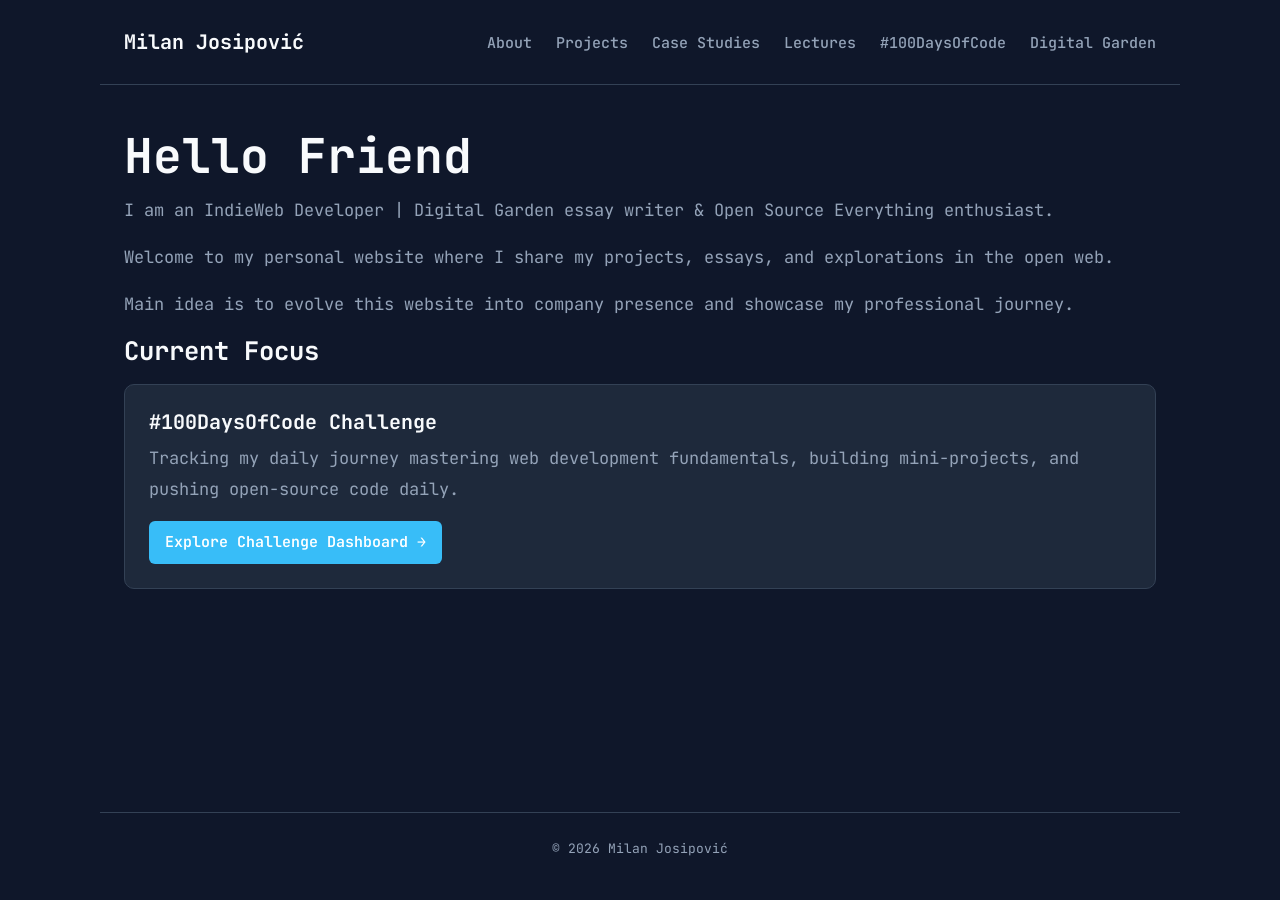
<file: index.html>
<!doctype html>
<html lang="en">
  <head>
    <meta charset="UTF-8" />
    <meta name="viewport" content="width=device-width, initial-scale=1.0" />
    <title>
      Milan Josipović — Independent Web Developer & Digital Consultant
    </title>
    <meta
      name="description"
      content="Personal website, consultancy portfolio, and digital garden of Milan Josipović. HTML-first, open standards, and Web development."
    />
    <link rel="canonical" href="https://milanjosipovic.rs/" />

    <!-- IndieAuth / Rel-Me Verification -->
    <link rel="me" href="https://github.com/milanjosipovic" />

    <!-- CSS -->
    <link rel="stylesheet" href="/assets/css/style.css" />
  </head>
  <body>
    <!-- Header Navigation -->
    <header class="site-header">
      <nav class="nav-container" aria-label="Main Navigation">
        <a href="/" class="site-title">Milan Josipović</a>
        <ul class="nav-links">
          <li><a href="/about/">About</a></li>
          <li><a href="/projects/">Projects</a></li>
          <li>
            <a href="/case-studies/index.html" class="active">Case Studies</a>
          </li>
          <li><a href="/lectures/index.html">Lectures</a></li>
          <li><a href="/challenge/index.html">#100DaysOfCode</a></li>
          <li><a href="/garden/index.html">Digital Garden</a></li>
        </ul>
      </nav>
    </header>

    <!-- Main Content Hub -->
    <main id="main-content" class="h-card">
      <section class="hero">
        <h1 class="p-name">
          Hello Friend
          <!-- <span class="p-given-name">Milan</span>. -->
        </h1>
        <p class="p-note">
          I am an IndieWeb Developer | Digital Garden essay writer & Open Source
          Everything enthusiast.
        </p>
        <p>
          Welcome to my personal website where I share my projects, essays, and
          explorations in the open web.
        </p>
        <p>
          Main idea is to evolve this website into company presence and showcase
          my professional journey.
        </p>
      </section>

      <!-- Current Focus / Challenge Teaser -->
      <section class="current-focus">
        <h2>Current Focus</h2>
        <div class="focus-card">
          <h3>#100DaysOfCode Challenge</h3>
          <p>
            Tracking my daily journey mastering web development fundamentals,
            building mini-projects, and pushing open-source code daily.
          </p>
          <a href="/challenge/index.html" class="btn"
            >Explore Challenge Dashboard &rarr;</a
          >
        </div>
      </section>
    </main>

    <!-- Site Footer -->
    <footer class="site-footer">
      <p>&copy; <time datetime="2026">2026</time> Milan Josipović</p>
    </footer>
  </body>
</html>
</file>
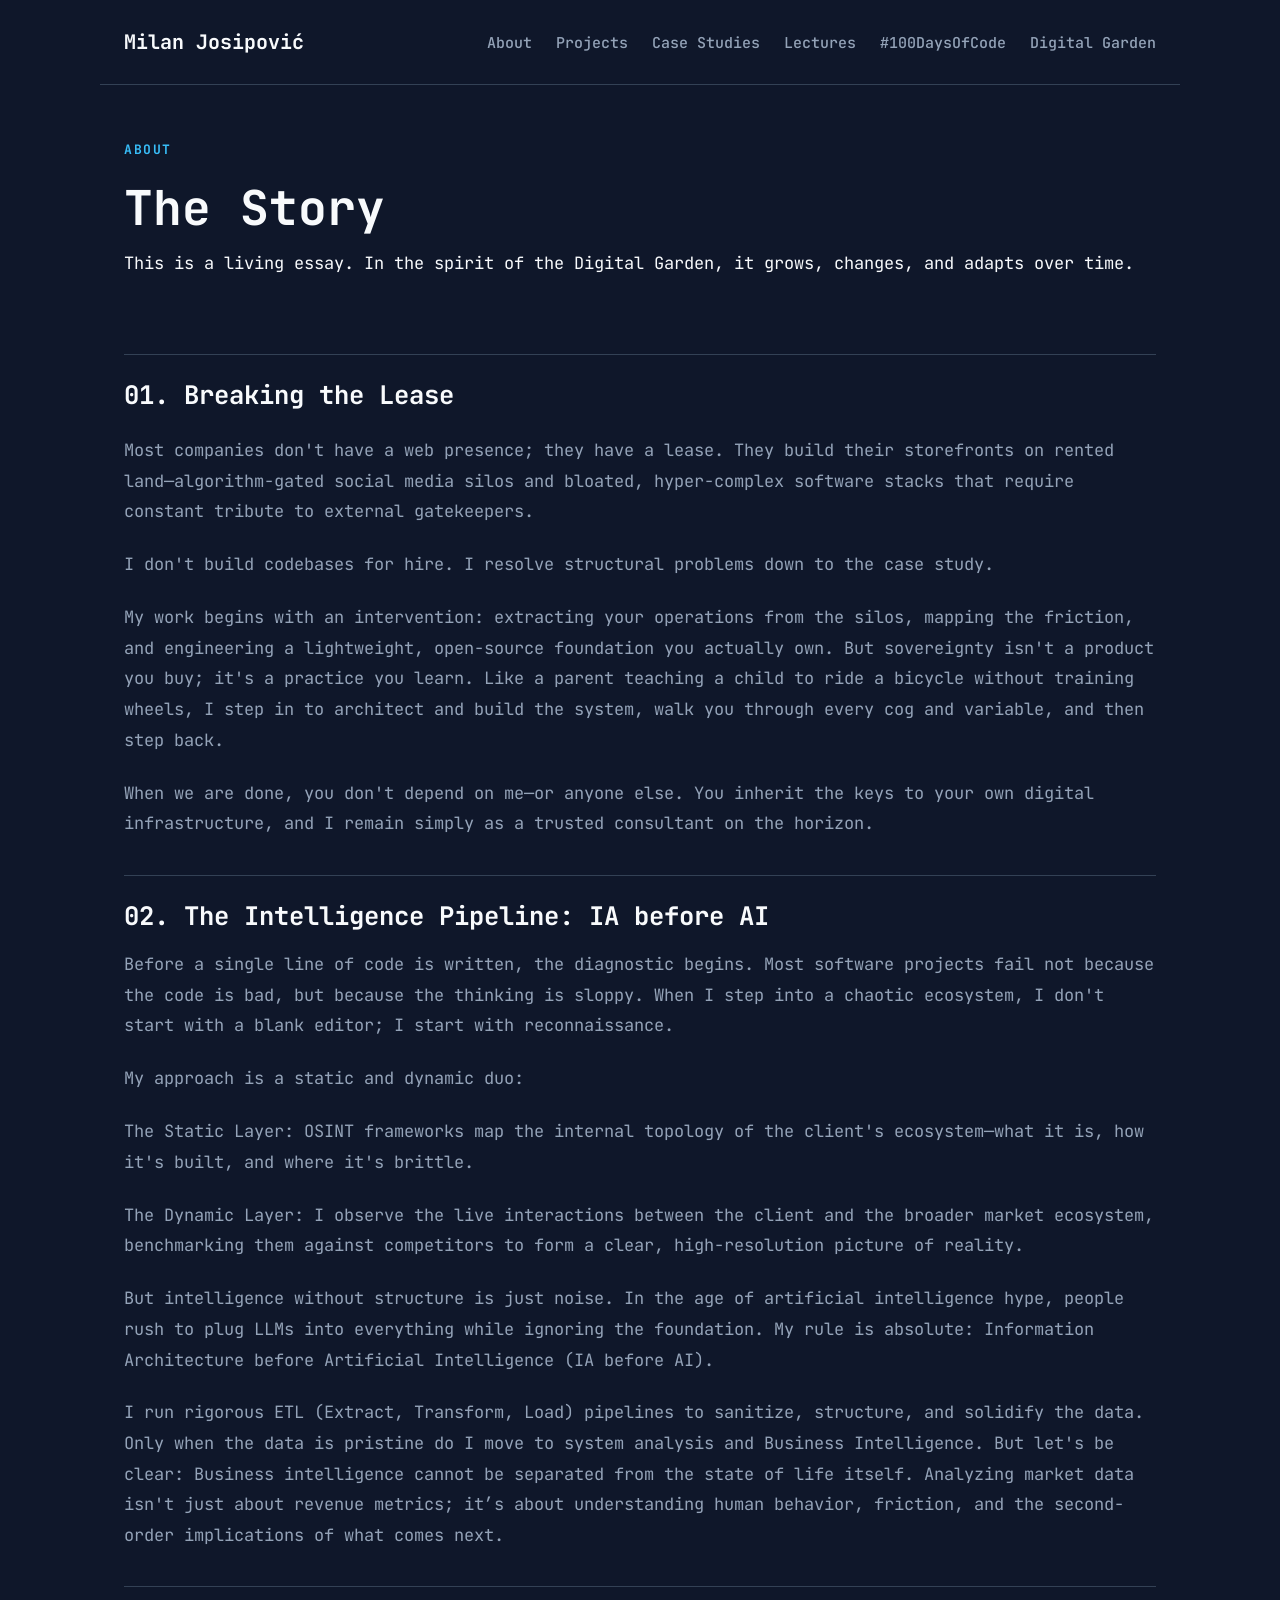
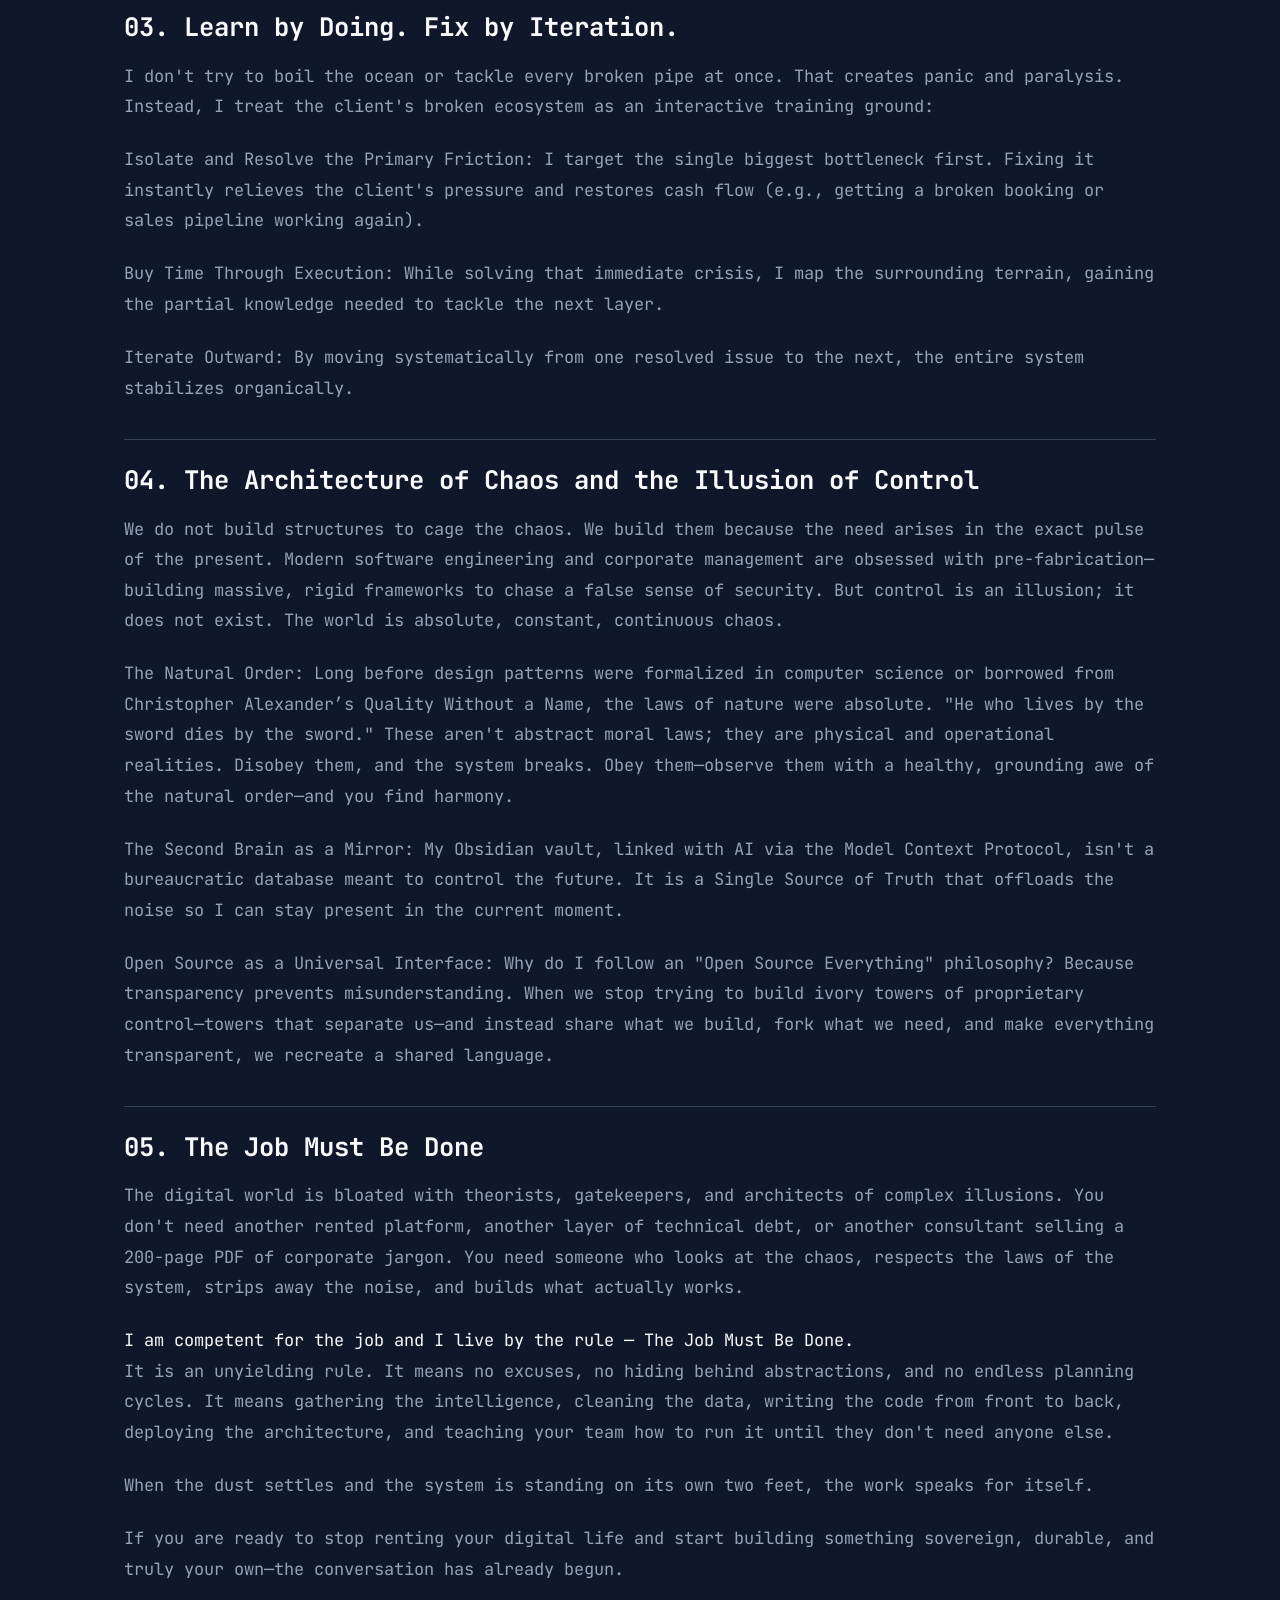
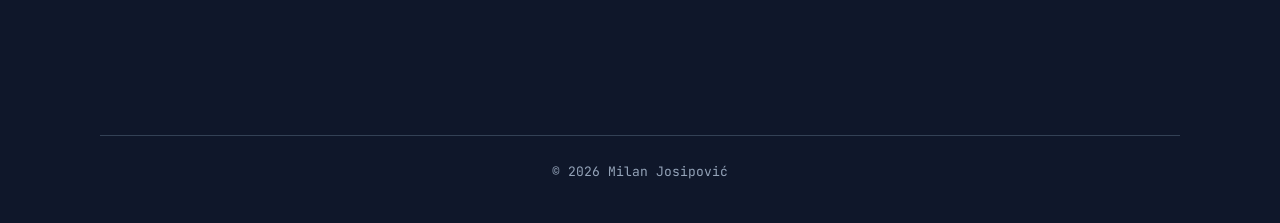
<file: about/index.html>
<!doctype html>
<html lang="en">
  <head>
    <meta charset="UTF-8" />
    <meta name="viewport" content="width=device-width, initial-scale=1.0" />
    <title>About | Milan Josipović</title>
    <meta
      name="description"
      content="About Milan Josipović: full-stack developer, digital architect, IndieWeb creator, open-source advocate, and lifelong learner."
    />
    <link rel="canonical" href="https://milanjosipovic.rs/about/" />
    <link rel="stylesheet" href="../assets/css/style.css" />
  </head>
  <body>
    <header class="site-header">
      <nav class="nav-container" aria-label="Main Navigation">
        <a href="/" class="site-title">Milan Josipović</a>
        <ul class="nav-links">
          <li><a href="/about/">About</a></li>
          <li><a href="/projects/">Projects</a></li>
          <li>
            <a href="/case-studies/index.html" class="active">Case Studies</a>
          </li>
          <li><a href="/lectures/index.html">Lectures</a></li>
          <li><a href="/challenge/index.html">#100DaysOfCode</a></li>
          <li><a href="/garden/index.html">Digital Garden</a></li>
        </ul>
      </nav>
    </header>

    <main id="main-content" class="page-shell">
      <article class="essay">
        <header class="about-hero">
          <p class="eyebrow">About</p>
          <h1>The Story</h1>
          <blockquote class="lead">
            This is a living essay. In the spirit of the Digital Garden, it
            grows, changes, and adapts over time.
          </blockquote>
        </header>

        <section class="essay-section">
          <h2>01. Breaking the Lease</h2>
          <p></p>
          <p>
            Most companies don't have a web presence; they have a lease. They
            build their storefronts on rented land—algorithm-gated social media
            silos and bloated, hyper-complex software stacks that require
            constant tribute to external gatekeepers.
          </p>
          <p>
            I don't build codebases for hire. I resolve structural problems down
            to the case study.
          </p>
          <p>
            My work begins with an intervention: extracting your operations from
            the silos, mapping the friction, and engineering a lightweight,
            open-source foundation you actually own. But sovereignty isn't a
            product you buy; it's a practice you learn. Like a parent teaching a
            child to ride a bicycle without training wheels, I step in to
            architect and build the system, walk you through every cog and
            variable, and then step back.
          </p>
          <p>
            When we are done, you don't depend on me—or anyone else. You inherit
            the keys to your own digital infrastructure, and I remain simply as
            a trusted consultant on the horizon.
          </p>
        </section>

        <section class="essay-section">
          <h2>02. The Intelligence Pipeline: IA before AI</h2>
          <p>
            Before a single line of code is written, the diagnostic begins. Most
            software projects fail not because the code is bad, but because the
            thinking is sloppy. When I step into a chaotic ecosystem, I don't
            start with a blank editor; I start with reconnaissance.
          </p>
          <p>My approach is a static and dynamic duo:</p>
          <p>
            The Static Layer: OSINT frameworks map the internal topology of the
            client's ecosystem—what it is, how it's built, and where it's
            brittle.
          </p>
          <p>
            The Dynamic Layer: I observe the live interactions between the
            client and the broader market ecosystem, benchmarking them against
            competitors to form a clear, high-resolution picture of reality.
          </p>
          <p>
            But intelligence without structure is just noise. In the age of
            artificial intelligence hype, people rush to plug LLMs into
            everything while ignoring the foundation. My rule is absolute:
            Information Architecture before Artificial Intelligence (IA before
            AI).
          </p>
          <p>
            I run rigorous ETL (Extract, Transform, Load) pipelines to sanitize,
            structure, and solidify the data. Only when the data is pristine do
            I move to system analysis and Business Intelligence. But let's be
            clear: Business intelligence cannot be separated from the state of
            life itself. Analyzing market data isn't just about revenue metrics;
            it’s about understanding human behavior, friction, and the
            second-order implications of what comes next.
          </p>
        </section>

        <section class="essay-section">
          <h2>03. Learn by Doing. Fix by Iteration.</h2>
          <p>
            I don't try to boil the ocean or tackle every broken pipe at once.
            That creates panic and paralysis. Instead, I treat the client's
            broken ecosystem as an interactive training ground:
          </p>
          <p>
            Isolate and Resolve the Primary Friction: I target the single
            biggest bottleneck first. Fixing it instantly relieves the client's
            pressure and restores cash flow (e.g., getting a broken booking or
            sales pipeline working again).
          </p>
          <p>
            Buy Time Through Execution: While solving that immediate crisis, I
            map the surrounding terrain, gaining the partial knowledge needed to
            tackle the next layer.
          </p>
          <p>
            Iterate Outward: By moving systematically from one resolved issue to
            the next, the entire system stabilizes organically.
          </p>
        </section>

        <section class="essay-section">
          <h2>04. The Architecture of Chaos and the Illusion of Control</h2>
          <p>
            We do not build structures to cage the chaos. We build them because
            the need arises in the exact pulse of the present. Modern software
            engineering and corporate management are obsessed with
            pre-fabrication—building massive, rigid frameworks to chase a false
            sense of security. But control is an illusion; it does not exist.
            The world is absolute, constant, continuous chaos.
          </p>
          <p>
            The Natural Order: Long before design patterns were formalized in
            computer science or borrowed from Christopher Alexander’s Quality
            Without a Name, the laws of nature were absolute. "He who lives by
            the sword dies by the sword." These aren't abstract moral laws; they
            are physical and operational realities. Disobey them, and the system
            breaks. Obey them—observe them with a healthy, grounding awe of the
            natural order—and you find harmony.
          </p>
          <p>
            The Second Brain as a Mirror: My Obsidian vault, linked with AI via
            the Model Context Protocol, isn't a bureaucratic database meant to
            control the future. It is a Single Source of Truth that offloads the
            noise so I can stay present in the current moment.
          </p>
          <p>
            Open Source as a Universal Interface: Why do I follow an "Open
            Source Everything" philosophy? Because transparency prevents
            misunderstanding. When we stop trying to build ivory towers of
            proprietary control—towers that separate us—and instead share what
            we build, fork what we need, and make everything transparent, we
            recreate a shared language.
          </p>
        </section>

        <section class="essay-section">
          <h2>05. The Job Must Be Done</h2>
          <p>
            The digital world is bloated with theorists, gatekeepers, and
            architects of complex illusions. You don't need another rented
            platform, another layer of technical debt, or another consultant
            selling a 200-page PDF of corporate jargon. You need someone who
            looks at the chaos, respects the laws of the system, strips away the
            noise, and builds what actually works.
          </p>
          <blockquote class="lead">
            I am competent for the job and I live by the rule — The Job Must Be
            Done.
          </blockquote>
          <p>
            It is an unyielding rule. It means no excuses, no hiding behind
            abstractions, and no endless planning cycles. It means gathering the
            intelligence, cleaning the data, writing the code from front to
            back, deploying the architecture, and teaching your team how to run
            it until they don't need anyone else.
          </p>
          <p>
            When the dust settles and the system is standing on its own two
            feet, the work speaks for itself.
          </p>
          <p>
            If you are ready to stop renting your digital life and start
            building something sovereign, durable, and truly your own—the
            conversation has already begun.
          </p>
        </section>
      </article>
    </main>

    <footer class="site-footer">
      <p>&copy; <time datetime="2026">2026</time> Milan Josipović</p>
    </footer>
  </body>
</html>
</file>
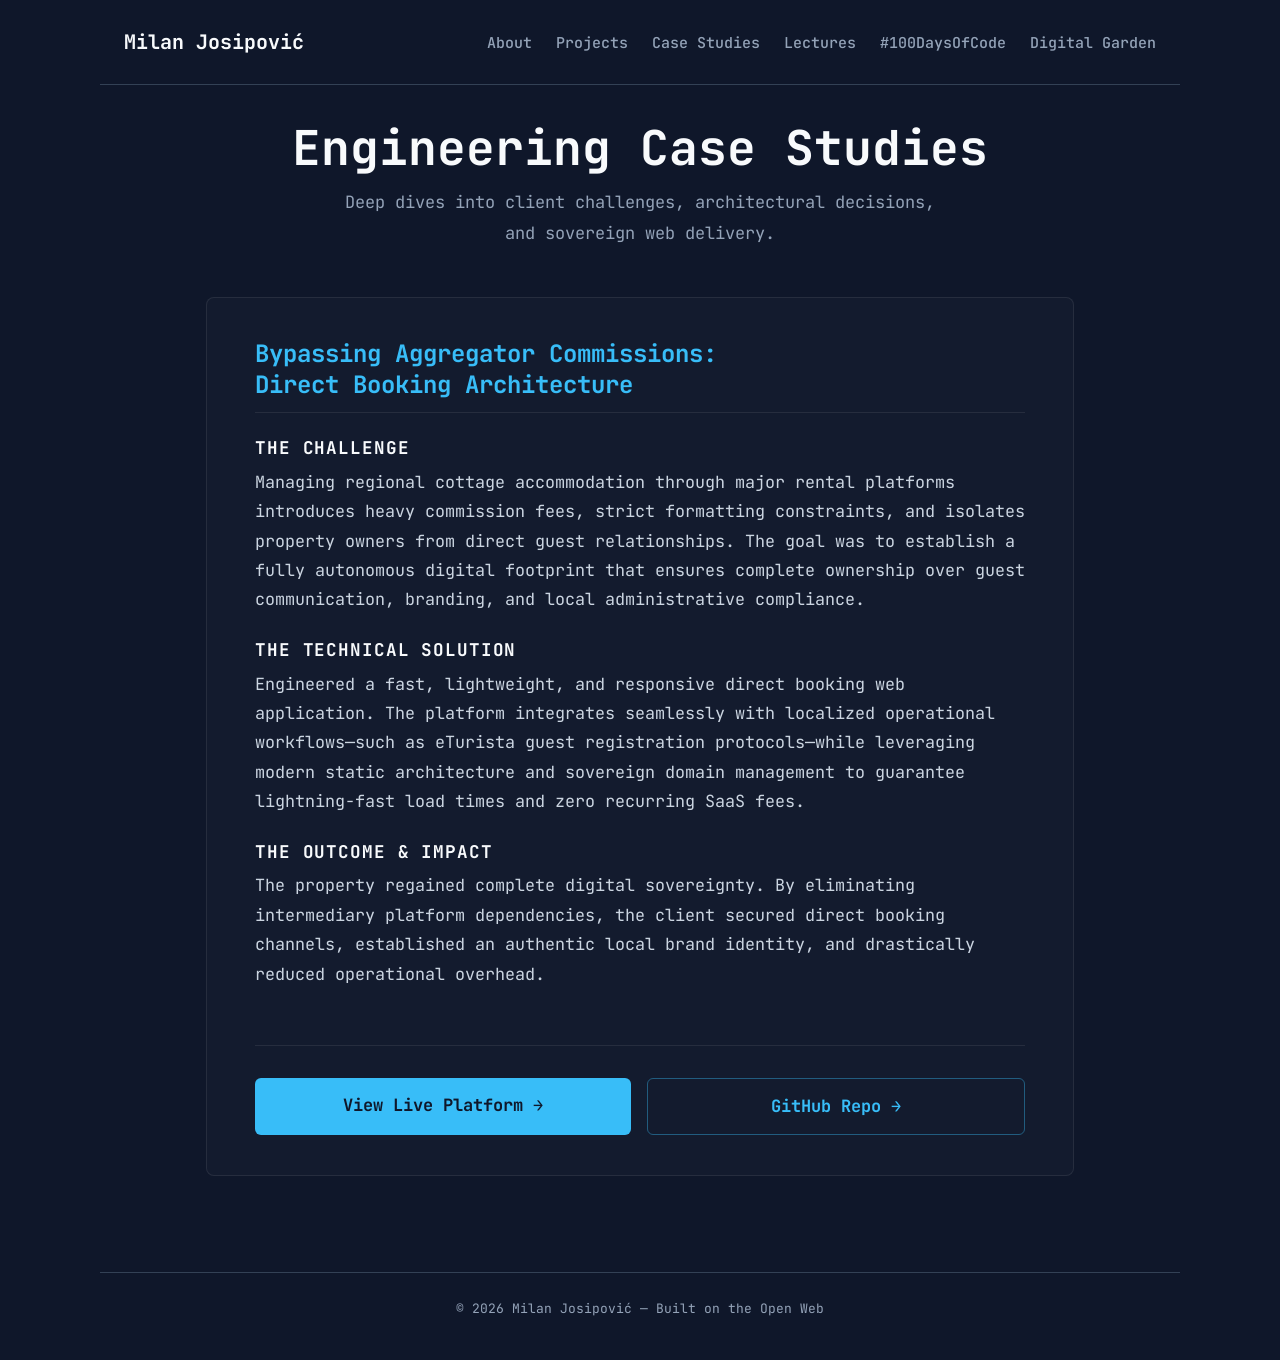
<file: case-studies/index.html>
<!doctype html>
<html lang="en">
  <head>
    <meta charset="UTF-8" />
    <meta name="viewport" content="width=device-width, initial-scale=1.0" />
    <title>Case Studies — Milan Josipović</title>
    <link rel="stylesheet" href="../assets/css/style.css" />
  </head>
  <body>
    <header class="site-header">
      <nav class="nav-container" aria-label="Main Navigation">
        <a href="/" class="site-title">Milan Josipović</a>
        <ul class="nav-links">
          <li><a href="/about/">About</a></li>
          <li><a href="/projects/index.html">Projects</a></li>
          <li>
            <a href="/case-studies/index.html" class="active">Case Studies</a>
          </li>
          <li><a href="/lectures/index.html">Lectures</a></li>
          <li><a href="/challenge/index.html">#100DaysOfCode</a></li>
          <li><a href="/garden/index.html">Digital Garden</a></li>
        </ul>
      </nav>
    </header>
    <main class="content-container projects-container">
      <h1>Engineering Case Studies</h1>
      <p class="subtitle">
        Deep dives into client challenges, architectural decisions, and
        sovereign web delivery.
      </p>

      <section class="roadmap-grid projects-grid single-column-grid">
        <!-- Case Study Card 1 -->
        <div class="roadmap-item case-study-card">
          <h3>
            Bypassing Aggregator Commissions: <br />
            Direct Booking Architecture
          </h3>

          <div class="case-study-section">
            <h4>The Challenge</h4>
            <p>
              Managing regional cottage accommodation through major rental
              platforms introduces heavy commission fees, strict formatting
              constraints, and isolates property owners from direct guest
              relationships. The goal was to establish a fully autonomous
              digital footprint that ensures complete ownership over guest
              communication, branding, and local administrative compliance.
            </p>
          </div>

          <div class="case-study-section">
            <h4>The Technical Solution</h4>
            <p>
              Engineered a fast, lightweight, and responsive direct booking web
              application. The platform integrates seamlessly with localized
              operational workflows—such as eTurista guest registration
              protocols—while leveraging modern static architecture and
              sovereign domain management to guarantee lightning-fast load times
              and zero recurring SaaS fees.
            </p>
          </div>

          <div class="case-study-section">
            <h4>The Outcome & Impact</h4>
            <p>
              The property regained complete digital sovereignty. By eliminating
              intermediary platform dependencies, the client secured direct
              booking channels, established an authentic local brand identity,
              and drastically reduced operational overhead.
            </p>
          </div>

          <div class="card-actions">
            <a
              href="https://konaktrenutakmira.rs/"
              target="_blank"
              class="btn-watch"
              >View Live Platform &rarr;</a
            >
            <a
              href="https://github.com/milanjosipovic/vikendica-sumska-oaza-v2"
              target="_blank"
              class="btn-watch btn-secondary"
              >GitHub Repo &rarr;</a
            >
          </div>
        </div>
      </section>
    </main>

    <footer class="site-footer">
      <p>&copy; 2026 Milan Josipović — Built on the Open Web</p>
    </footer>
  </body>
</html>
</file>
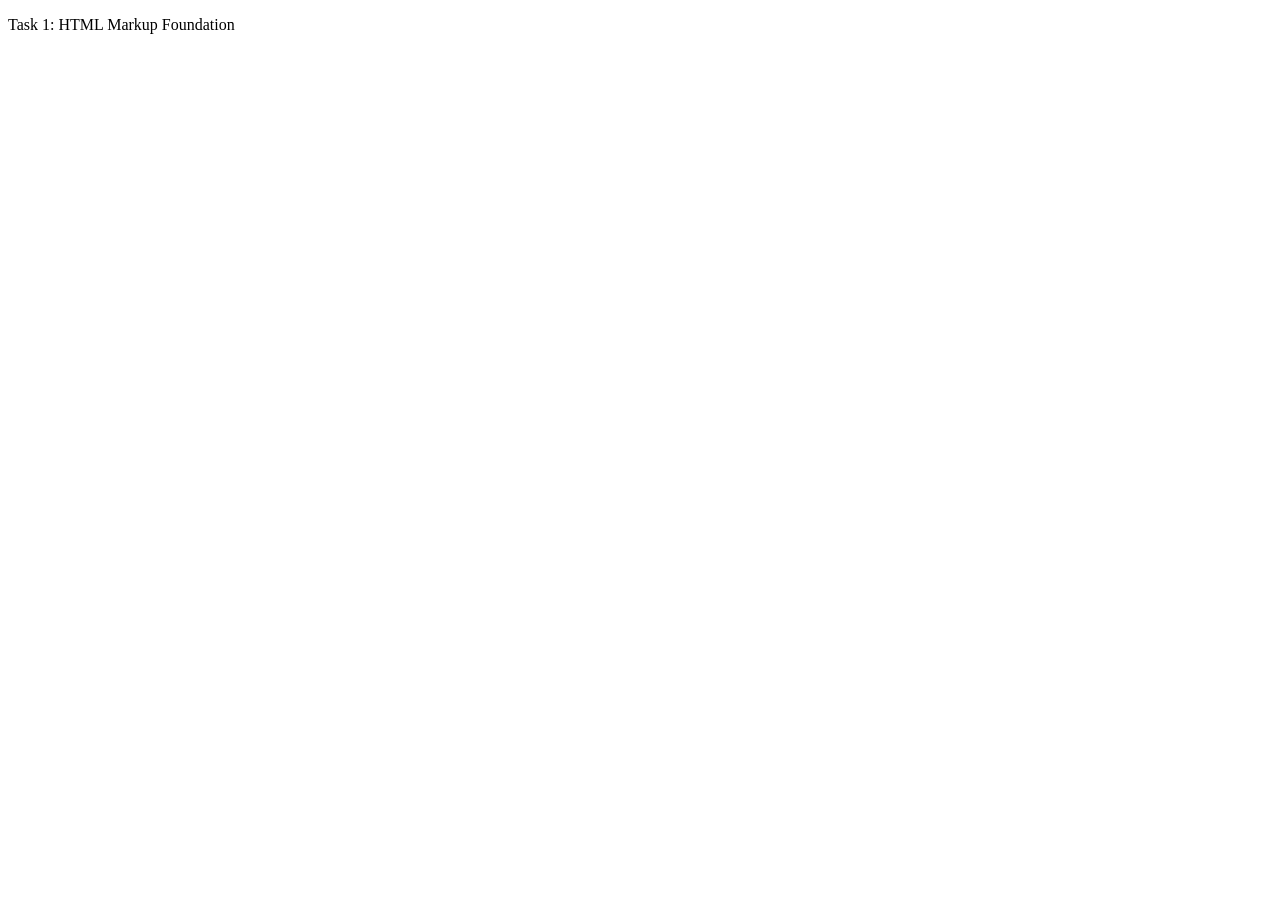
<file: day-01/index.html>
<!doctype html>
<html lang="en">
  <head>
    <meta charset="UTF-8" />
    <meta name="viewport" content="width=device-width, initial-scale=1.0" />
    <title>TEST</title>
  </head>
  <body>
    <p>Task 1: HTML Markup Foundation</p>
  </body>
</html>
</file>
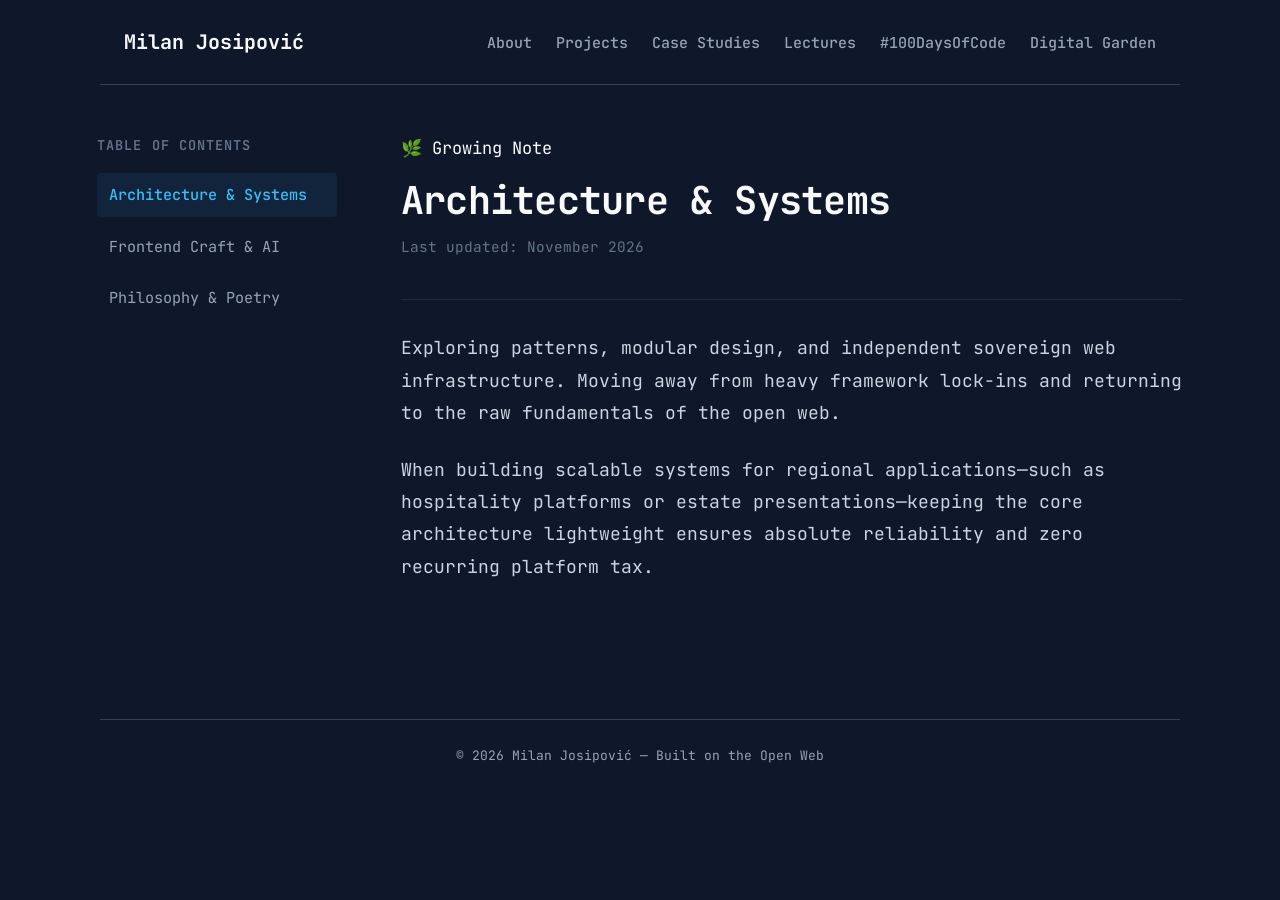
<file: garden/index.html>
<!doctype html>
<html lang="en">
  <head>
    <meta charset="UTF-8" />
    <meta name="viewport" content="width=device-width, initial-scale=1.0" />
    <title>Digital Garden — Milan Josipović</title>
    <link rel="stylesheet" href="/assets/css/style.css" />
  </head>
  <body>
    <header class="site-header">
      <nav class="nav-container" aria-label="Main Navigation">
        <a href="/" class="site-title">Milan Josipović</a>
        <ul class="nav-links">
          <li><a href="/about/">About</a></li>
          <li><a href="/projects/">Projects</a></li>
          <li>
            <a href="/case-studies/index.html" class="active">Case Studies</a>
          </li>
          <li><a href="/lectures/index.html">Lectures</a></li>
          <li><a href="/challenge/index.html">#100DaysOfCode</a></li>
          <li><a href="/garden/index.html">Digital Garden</a></li>
        </ul>
      </nav>
    </header>
    <!-- Essay Layout Container (2-Column: TOC + Reading Pane) -->
    <div class="essay-layout-container">
      <!-- Left Column: Table of Contents / Navigation Sidebar -->
      <aside class="essay-toc-sidebar">
        <span class="toc-title">Table of Contents</span>
        <ul class="toc-list">
          <li>
            <a
              href="#note-architecture"
              class="toc-link active"
              data-target="note-architecture"
              >Architecture &amp; Systems</a
            >
          </li>
          <li>
            <a
              href="#note-frontend"
              class="toc-link"
              data-target="note-frontend"
              >Frontend Craft &amp; AI</a
            >
          </li>
          <li>
            <a
              href="#note-philosophy"
              class="toc-link"
              data-target="note-philosophy"
              >Philosophy &amp; Poetry</a
            >
          </li>
        </ul>
      </aside>

      <!-- Center Column: Main Essay / Reading Pane -->
      <main class="essay-main-content">
        <!-- Note 1 -->
        <article id="note-architecture" class="essay-article active-essay">
          <header class="essay-header">
            <span class="status-badge growing">🌿 Growing Note</span>
            <h1>Architecture &amp; Systems</h1>
            <p class="essay-meta">Last updated: November 2026</p>
          </header>

          <div class="essay-body">
            <p>
              Exploring patterns, modular design, and independent sovereign web
              infrastructure. Moving away from heavy framework lock-ins and
              returning to the raw fundamentals of the open web.
            </p>
            <p>
              When building scalable systems for regional applications—such as
              hospitality platforms or estate presentations—keeping the core
              architecture lightweight ensures absolute reliability and zero
              recurring platform tax.
            </p>
          </div>
        </article>

        <!-- Note 2 -->
        <article id="note-frontend" class="essay-article">
          <header class="essay-header">
            <span class="status-badge seedling">🌱 Seedling Note</span>
            <h1>Frontend Craft &amp; Socratic AI</h1>
            <p class="essay-meta">Last updated: November 2026</p>
          </header>

          <div class="essay-body">
            <p>
              Semantic HTML5, pure CSS3 workflows, and context-aware tool usage.
              Using AI not as an autopilot, but as a Socratic sparring partner
              to sharpen logic and clean code architecture.
            </p>
          </div>
        </article>

        <!-- Note 3 -->
        <article id="note-philosophy" class="essay-article">
          <header class="essay-header">
            <span class="status-badge evergreen">🌲 Evergreen Note</span>
            <h1>Philosophy &amp; Poetry</h1>
            <p class="essay-meta">Last updated: October 2026</p>
          </header>

          <div class="essay-body">
            <p>
              Reflections on classical literature, rhythm in speech delivery,
              and the human side of technical craftsmanship. Drawing parallels
              between Christopher Alexander's architectural patterns and digital
              code organization.
            </p>
          </div>
        </article>
      </main>
    </div>

    <footer class="site-footer">
      <p>&copy; 2026 Milan Josipović — Built on the Open Web</p>
    </footer>

    <!-- Script to Handle TOC Navigation & Article Switching -->
    <script>
      document.querySelectorAll(".toc-link").forEach((link) => {
        link.addEventListener("click", (e) => {
          e.preventDefault();

          document
            .querySelectorAll(".toc-link")
            .forEach((l) => l.classList.remove("active"));
          document
            .querySelectorAll(".essay-article")
            .forEach((a) => a.classList.remove("active-essay"));

          link.classList.add("active");
          const targetId = link.getAttribute("data-target");
          document.getElementById(targetId).classList.add("active-essay");

          window.scrollTo({ top: 0, behavior: "smooth" });
        });
      });
    </script>
  </body>
</html>
</file>
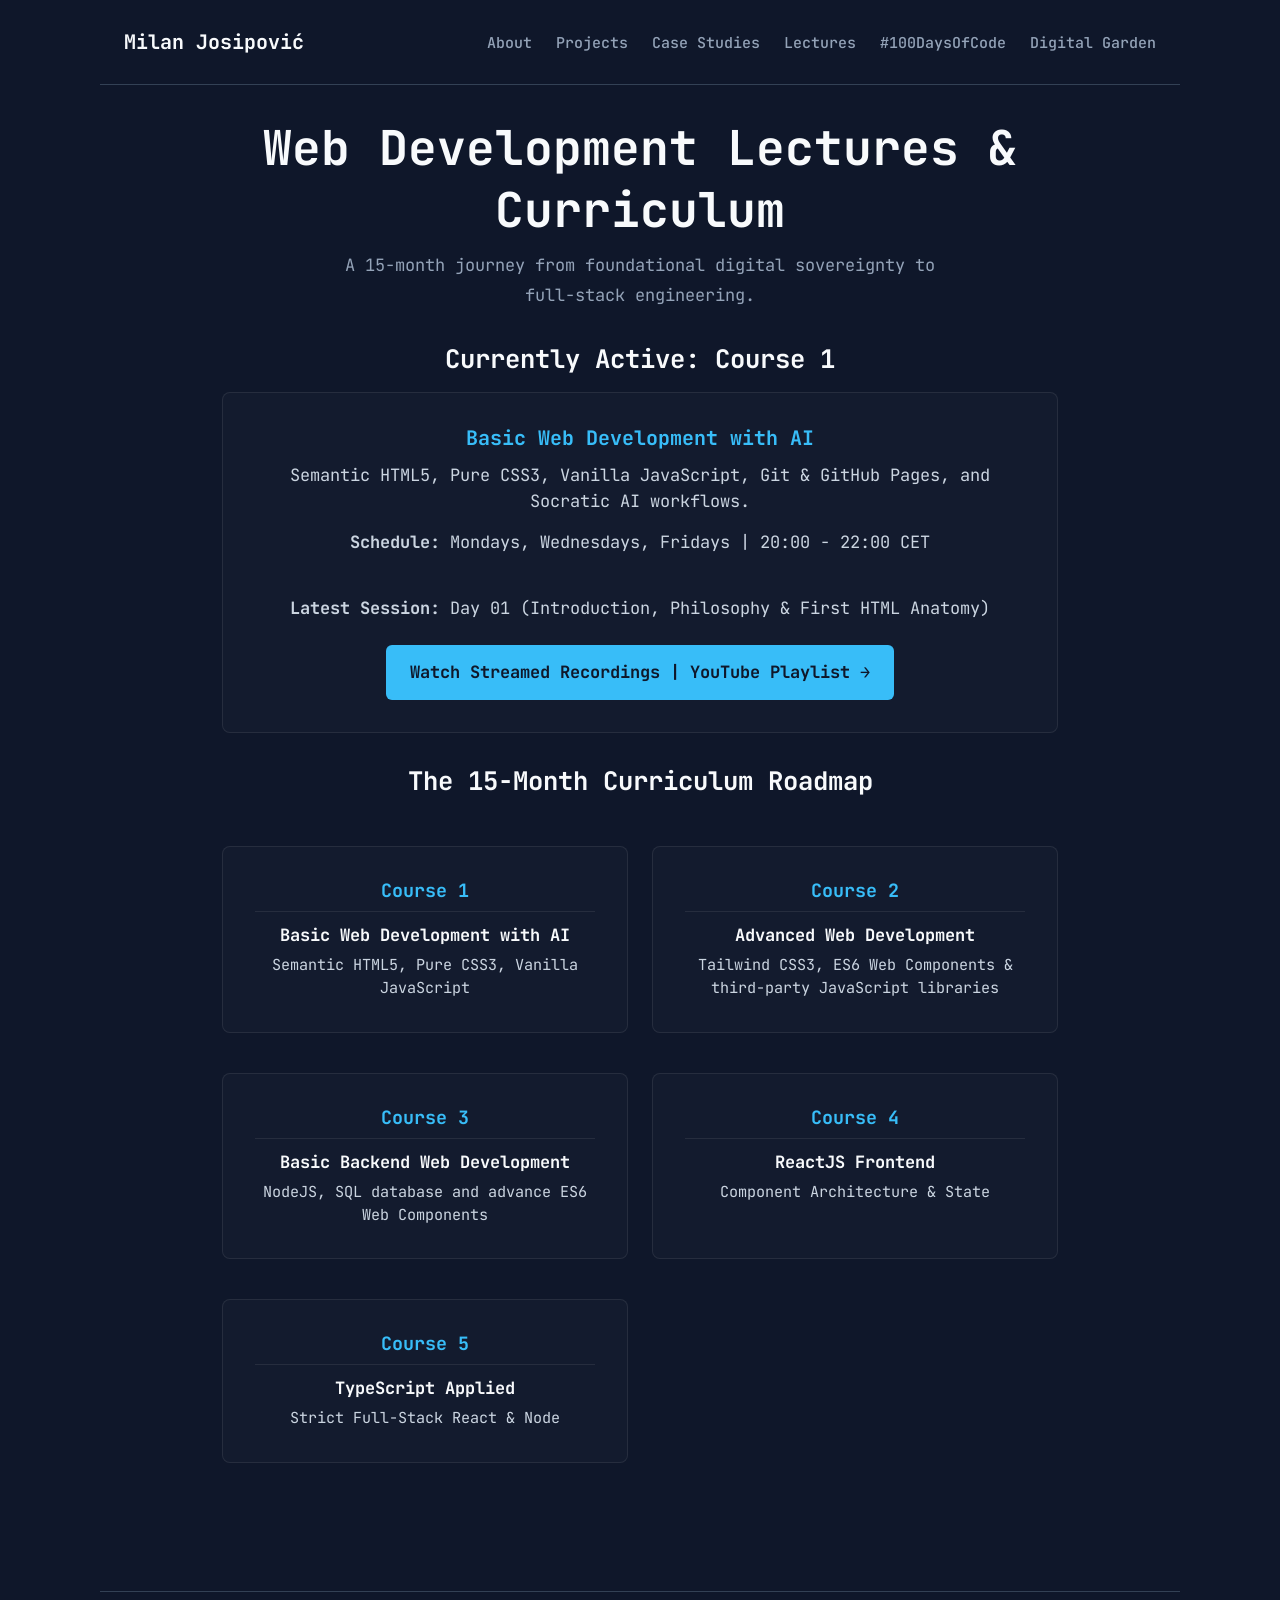
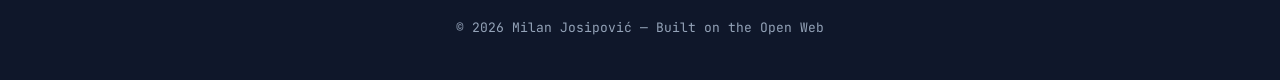
<file: lectures/index.html>
<!doctype html>
<html lang="en">
  <head>
    <meta charset="UTF-8" />
    <meta name="viewport" content="width=device-width, initial-scale=1.0" />
    <title>Lectures | Milan Josipović</title>
    <link rel="stylesheet" href="../assets/css/style.css" />
  </head>
  <body>
    <header class="site-header">
      <nav class="nav-container" aria-label="Main Navigation">
        <a href="/" class="site-title">Milan Josipović</a>
        <ul class="nav-links">
          <li><a href="/about/">About</a></li>
          <li><a href="/projects/">Projects</a></li>
          <li>
            <a href="/case-studies/index.html" class="active">Case Studies</a>
          </li>
          <li><a href="/lectures/index.html">Lectures</a></li>
          <li><a href="/challenge/index.html">#100DaysOfCode</a></li>
          <li><a href="/garden/index.html">Digital Garden</a></li>
        </ul>
      </nav>
    </header>
    <main class="content-container">
      <h1>Web Development Lectures & Curriculum</h1>
      <p class="subtitle">
        A 15-month journey from foundational digital sovereignty to full-stack
        engineering.
      </p>

      <!-- Current Live Course Section -->
      <section class="current-course">
        <h2>Currently Active: Course 1</h2>
        <article class="course-highlight-card">
          <h3>Basic Web Development with AI</h3>
          <p>
            Semantic HTML5, Pure CSS3, Vanilla JavaScript, Git & GitHub Pages,
            and Socratic AI workflows.
          </p>
          <p>
            <strong>Schedule:</strong> Mondays, Wednesdays, Fridays | 20:00 -
            22:00 CET
          </p>
          <div class="latest-lecture">
            <p>
              <strong>Latest Session:</strong> Day 01 (Introduction, Philosophy
              & First HTML Anatomy)
            </p>
            <a
              href="https://youtube.com/playlist?list=PLFG56vt6u1dY&si=n-TzBJ96n9ybwZAQ"
              target="_blank"
              class="btn-watch"
              >Watch Streamed Recordings | YouTube Playlist &rarr;</a
            >
          </div>
        </article>
      </section>

      <!-- Full Curriculum Roadmap -->
      <section class="curriculum-roadmap">
        <h2>The 15-Month Curriculum Roadmap</h2>

        <div class="roadmap-grid">
          <div class="roadmap-item">
            <h3>Course 1</h3>
            <h4><strong>Basic Web Development with AI</strong></h4>
            <p>Semantic HTML5, Pure CSS3, Vanilla JavaScript</p>
          </div>
          <div class="roadmap-item">
            <h3>Course 2</h3>
            <h4>
              <strong>Advanced Web Development</strong>
            </h4>
            <p>
              Tailwind CSS3, ES6 Web Components & third-party JavaScript
              libraries
            </p>
          </div>
          <div class="roadmap-item">
            <h3>Course 3</h3>
            <h4><strong>Basic Backend Web Development</strong></h4>
            <p>NodeJS, SQL database and advance ES6 Web Components</p>
          </div>
          <div class="roadmap-item">
            <h3>Course 4</h3>
            <h4><strong>ReactJS Frontend</strong></h4>
            <p>Component Architecture & State</p>
          </div>
          <div class="roadmap-item">
            <h3>Course 5</h3>
            <h4><strong>TypeScript Applied</strong></h4>
            <p>Strict Full-Stack React & Node</p>
          </div>
        </div>
      </section>
    </main>

    <footer class="site-footer">
      <p>&copy; 2026 Milan Josipović — Built on the Open Web</p>
    </footer>
  </body>
</html>
</file>
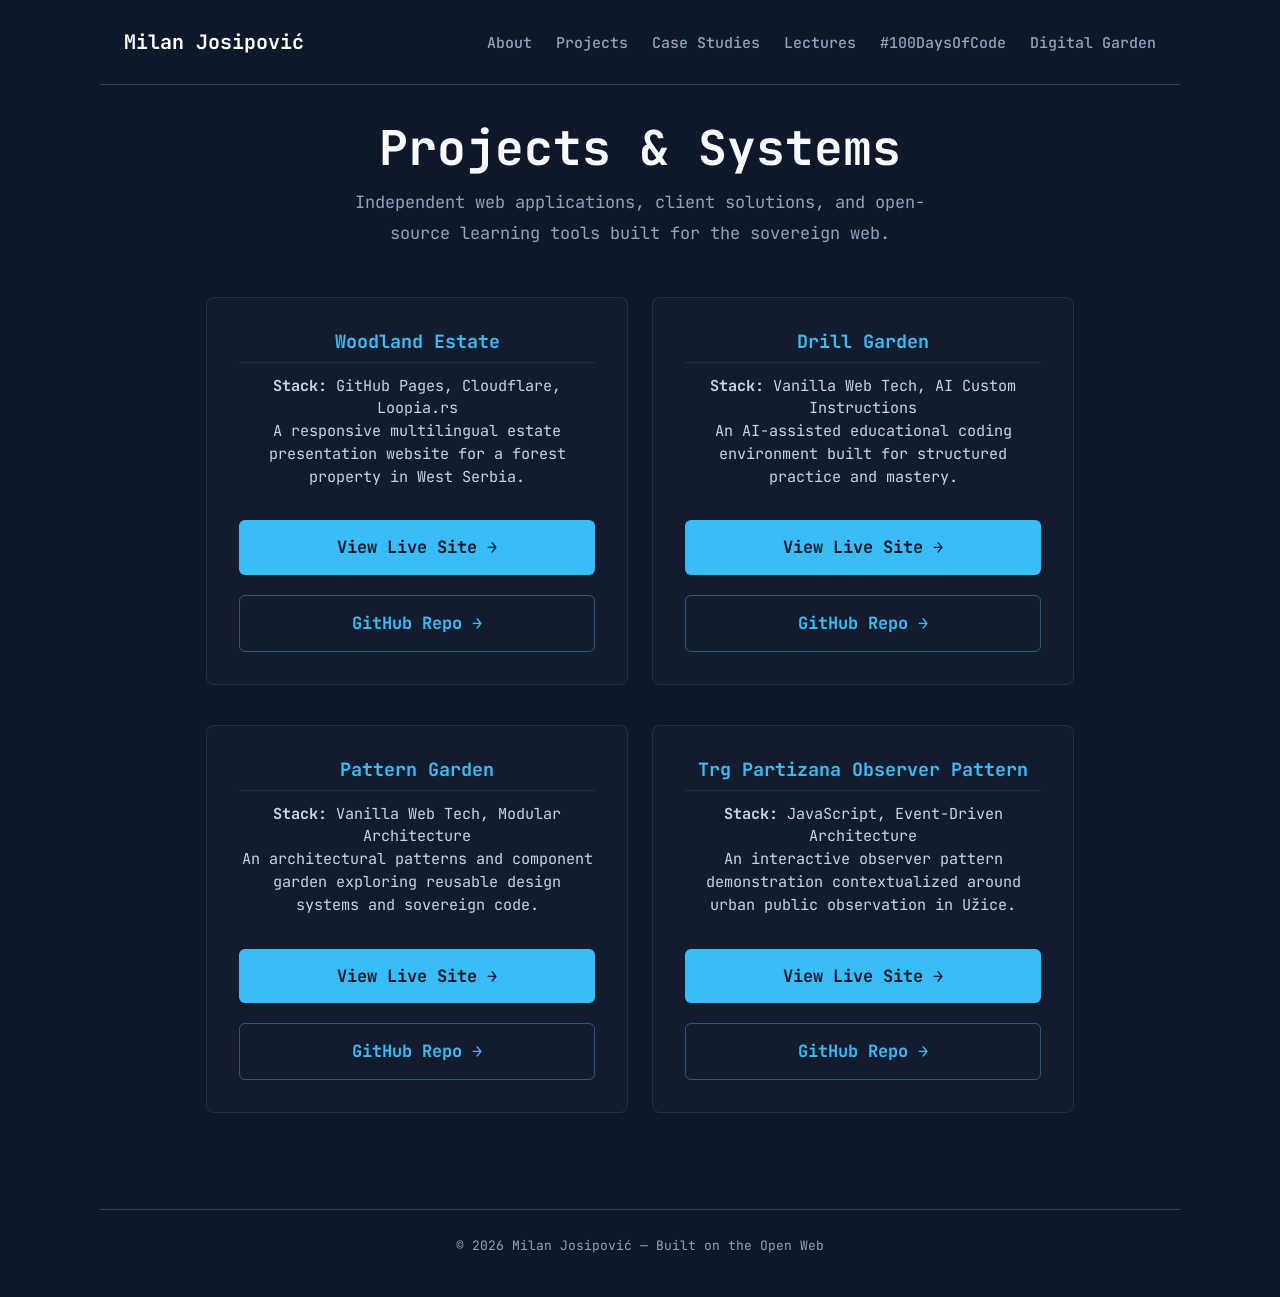
<file: projects/index.html>
<!doctype html>
<html lang="en">
  <head>
    <meta charset="UTF-8" />
    <meta name="viewport" content="width=device-width, initial-scale=1.0" />
    <title>Projects — Milan Josipović</title>
    <link rel="stylesheet" href="/assets/css/style.css" />
  </head>
  <body>
    <header class="site-header">
      <nav class="nav-container" aria-label="Main Navigation">
        <a href="/" class="site-title">Milan Josipović</a>
        <ul class="nav-links">
          <li><a href="/about/">About</a></li>
          <li><a href="/projects/index.html">Projects</a></li>
          <li>
            <a href="/case-studies/index.html" class="active">Case Studies</a>
          </li>
          <li><a href="/lectures/index.html">Lectures</a></li>
          <li><a href="/challenge/index.html">#100DaysOfCode</a></li>
          <li><a href="/garden/index.html">Digital Garden</a></li>
        </ul>
      </nav>
    </header>

    <main class="content-container projects-container">
      <h1>Projects & Systems</h1>
      <p class="subtitle">
        Independent web applications, client solutions, and open-source learning
        tools built for the sovereign web.
      </p>

      <section class="roadmap-grid projects-grid">
        <!-- Project Card 1 -->
        <div class="roadmap-item">
          <h3>Woodland Estate</h3>
          <p><strong>Stack:</strong> GitHub Pages, Cloudflare, Loopia.rs</p>
          <p>
            A responsive multilingual estate presentation website for a forest
            property in West Serbia.
          </p>
          <div class="card-actions">
            <a
              href="https://prodajaimanjauzice.rs"
              target="_blank"
              class="btn-watch"
              >View Live Site &rarr;</a
            >
            <a
              href="https://github.com/milanjosipovic/woodland-estate"
              target="_blank"
              class="btn-watch btn-secondary"
              >GitHub Repo &rarr;</a
            >
          </div>
        </div>

        <!-- Project Card 2 -->
        <div class="roadmap-item">
          <h3>Drill Garden</h3>
          <p>
            <strong>Stack:</strong> Vanilla Web Tech, AI Custom Instructions
          </p>
          <p>
            An AI-assisted educational coding environment built for structured
            practice and mastery.
          </p>
          <div class="card-actions">
            <a
              href="https://milanjosipovic.github.io/drill-garden/"
              target="_blank"
              class="btn-watch"
              >View Live Site &rarr;</a
            >
            <a
              href="https://github.com/milanjosipovic/drill-garden"
              target="_blank"
              class="btn-watch btn-secondary"
              >GitHub Repo &rarr;</a
            >
          </div>
        </div>

        <!-- Project Card 3 -->
        <div class="roadmap-item">
          <h3>Pattern Garden</h3>
          <p><strong>Stack:</strong> Vanilla Web Tech, Modular Architecture</p>
          <p>
            An architectural patterns and component garden exploring reusable
            design systems and sovereign code.
          </p>
          <div class="card-actions">
            <a
              href="https://milanjosipovic.github.io/pattern-garden/"
              target="_blank"
              class="btn-watch"
              >View Live Site &rarr;</a
            >
            <a
              href="https://github.com/milanjosipovic/pattern-garden"
              target="_blank"
              class="btn-watch btn-secondary"
              >GitHub Repo &rarr;</a
            >
          </div>
        </div>

        <!-- Project Card 4 -->
        <div class="roadmap-item">
          <h3>Trg Partizana Observer Pattern</h3>
          <p><strong>Stack:</strong> JavaScript, Event-Driven Architecture</p>
          <p>
            An interactive observer pattern demonstration contextualized around
            urban public observation in Užice.
          </p>
          <div class="card-actions">
            <a
              href="https://milanjosipovic.github.io/trg-partizana-observer-pattern/"
              target="_blank"
              class="btn-watch"
              >View Live Site &rarr;</a
            >
            <a
              href="https://github.com/milanjosipovic/trg-partizana-observer-pattern"
              target="_blank"
              class="btn-watch btn-secondary"
              >GitHub Repo &rarr;</a
            >
          </div>
        </div>
      </section>
    </main>

    <footer class="site-footer">
      <p>&copy; 2026 Milan Josipović — Built on the Open Web</p>
    </footer>
  </body>
</html>
</file>
<file: assets/css/style.css>
@import url("https://fonts.googleapis.com/css2?family=JetBrains+Mono:wght@400;500;600;700&display=swap");

/* ==========================================================================
   1. MODERN CSS RESET & BOX SIZING
   ========================================================================== */

/* Modern box-sizing border-box reset */
*,
*::before,
*::after {
  box-sizing: border-box;
  margin: 0;
  padding: 0;
}

/* Prevent font size inflation on mobile devices */
html {
  -webkit-text-size-adjust: 100%;
  tab-size: 4;
  scroll-behavior: smooth;
}

/* Root variables for typography, colors, and layout rhythm */
:root {
  /* Fixed blue theme for consistent branding */
  --bg-primary: #0f172a;
  --bg-surface: #1e293b;
  --bg-subtle: #334155;
  --border-color: #334155;
  --text-primary: #f8fafc;
  --text-secondary: #94a3b8;
  --accent: #38bdf8;
  --accent-hover: #7dd3fc;

  /* Typography Scale */
  --font-sans:
    "JetBrains Mono", "JetBrains Mono Nerd", "JetBrainsMono Nerd Font",
    ui-monospace, SFMono-Regular, Menlo, Monaco, Consolas, "Liberation Mono",
    "Courier New", monospace;
  --font-mono: var(--font-sans);

  --text-xs: 0.8125rem; /* 13px */
  --text-sm: 0.9375rem; /* 15px */
  --text-base: 1.0625rem; /* 17px */
  --text-lg: 1.25rem; /* 20px */
  --text-xl: 1.625rem; /* 26px */
  --text-2xl: 2.125rem; /* 34px */

  /* Layout Spacing */
  --space-2xs: 0.25rem;
  --space-xs: 0.5rem;
  --space-sm: 1rem;
  --space-md: 1.5rem;
  --space-lg: 2.5rem;
  --space-xl: 4rem;

  --max-width: 1080px;
  --radius-sm: 6px;
  --radius-md: 10px;
}

/* ==========================================================================
   2. TYPOGRAPHY & BASE STYLES
   ========================================================================== */

body {
  font-family: var(--font-sans);
  font-size: var(--text-base);
  line-height: 1.8;
  color: var(--text-primary);
  background-color: var(--bg-primary);
  min-height: 100vh;
  display: flex;
  flex-direction: column;
}

/* Headings with tight line-height */
h1,
h2,
h3,
h4,
h5,
h6 {
  color: var(--text-primary);
  font-family: var(--font-sans);
  font-weight: 700;
  line-height: 1.3;
  margin-bottom: var(--space-xs);
}

h1 {
  font-size: clamp(2rem, 4vw, 3rem);
}
h2 {
  font-size: clamp(1.2rem, 2vw, 1.8rem);
  margin-top: 0;
}
h3 {
  font-size: var(--text-lg);
}

p {
  color: var(--text-secondary);
  margin-bottom: var(--space-sm);
}

/* Links */
a {
  color: var(--accent);
  text-decoration-thickness: 1px;
  text-underline-offset: 3px;
  transition: color 0.15s ease-in-out;
}

a:hover {
  color: var(--accent-hover);
}

/* Code & Preformatted Text */
code,
pre {
  font-family: var(--font-mono);
  font-size: var(--text-sm);
}

code {
  font-family: var(--font-mono);
  font-size: var(--text-sm);
  background-color: var(--bg-subtle);
  color: var(--accent);
  padding: 0.15em 0.4em;
  border-radius: var(--radius-sm);
  white-space: nowrap;
}

hr.divider {
  border: 0;
  height: 1px;
  background-color: var(--border-color);
  margin: var(--space-md) 0;
}

/* Form controls ignore the body font unless told to inherit it */
button,
input,
select,
textarea {
  font-family: inherit;
}

/* Media Elements Reset */
img,
picture,
video,
canvas,
svg {
  display: block;
  max-width: 100%;
  height: auto;
}

/* ==========================================================================
   3. LAYOUT & GRID SYSTEM
   ========================================================================== */

/* Main Page Container */
.site-header,
#main-content,
.site-footer {
  width: 100%;
  max-width: var(--max-width);
  margin-left: auto;
  margin-right: auto;
  padding-left: var(--space-md);
  padding-right: var(--space-md);
}

#main-content {
  flex: 1;
  padding-top: var(--space-lg);
  padding-bottom: var(--space-xl);
}

/* Flexible Layout Utilities */
.grid {
  display: grid;
  gap: var(--space-md);
}

/* Auto-fit Responsive Grid for Cards & Showcase items */
.grid-auto {
  display: grid;
  grid-template-columns: repeat(auto-fit, minmax(280px, 1fr));
  gap: var(--space-md);
}

/* Flex Container Utilities */
.flex {
  display: flex;
  gap: var(--space-sm);
}

.flex-between {
  display: flex;
  align-items: center;
  justify-content: space-between;
}

/* ==========================================================================
   4. NAVIGATION & FOOTER
   ========================================================================== */

.site-header {
  padding-top: var(--space-md);
  padding-bottom: var(--space-md);
  border-bottom: 1px solid var(--border-color);
}

.nav-container {
  display: flex;
  align-items: center;
  justify-content: space-between;
  flex-wrap: wrap;
  gap: var(--space-sm);
}

.site-title {
  font-weight: 700;
  font-size: var(--text-lg);
  color: var(--text-primary);
  text-decoration: none;
}

.nav-links {
  display: flex;
  list-style: none;
  gap: var(--space-md);
}

.nav-links a {
  color: var(--text-secondary);
  text-decoration: none;
  font-size: var(--text-sm);
  font-weight: 500;
}

.nav-links a:hover {
  color: var(--accent);
}

.site-footer {
  padding-top: var(--space-md);
  padding-bottom: var(--space-md);
  border-top: 1px solid var(--border-color);
  font-size: var(--text-xs);
  color: var(--text-secondary);
  text-align: center;
}

/* ==========================================================================
   5. UI COMPONENTS (Buttons & Focus Cards)
   ========================================================================== */

.focus-card {
  background-color: var(--bg-surface);
  border: 1px solid var(--border-color);
  border-radius: var(--radius-md);
  padding: var(--space-md);
  margin-top: var(--space-sm);
}

.btn {
  display: inline-block;
  padding: var(--space-xs) var(--space-sm);
  background-color: var(--accent);
  color: #ffffff;
  border-radius: var(--radius-sm);
  text-decoration: none;
  font-size: var(--text-sm);
  font-weight: 600;
  transition: background-color 0.15s ease-in-out;
}

.btn:hover {
  background-color: var(--accent-hover);
  color: #ffffff;
}

.page-shell {
  display: block;
}

.essay {
  display: block;
}

.about-hero {
  padding-top: var(--space-xs);
  padding-bottom: var(--space-lg);
}

.eyebrow {
  display: inline-block;
  margin-bottom: var(--space-sm);
  color: var(--accent);
  text-transform: uppercase;
  letter-spacing: 0.12em;
  font-size: var(--text-xs);
  font-weight: 700;
}

.essay-section {
  margin-top: 2.25rem;
  padding-top: 1.5rem;
  border-top: 1px solid var(--border-color);
}

.essay-section h2 {
  margin-bottom: 1rem;
  font-size: clamp(1.2rem, 2vw, 1.8rem);
}

.essay-section p {
  margin-bottom: 1.4rem;
}

.bullet-list {
  list-style: "- ";
  padding-left: 1.5rem;
  display: grid;
  gap: 0.8rem;
}

.bullet-list li {
  color: var(--text-secondary);
  line-height: 1.8;
  margin-bottom: 0.2rem;
}

.final-section {
  margin-bottom: var(--space-lg);
}

@media (max-width: 720px) {
  .essay-section {
    margin-top: 1.5rem;
  }

  .bullet-list {
    padding-left: 1.2rem;
  }
}

/* ==========================================================================
   6. Lectures page styles
========================================================================== */
.current-course,
.curriculum-roadmap {
  max-width: 900px;
  margin: 2rem auto;
  padding: 0 1rem;
}

.course-highlight-card,
.roadmap-item {
  background: rgba(255, 255, 255, 0.02);
  border: 1px solid rgba(255, 255, 255, 0.08);
  border-radius: 8px;
  padding: 2rem;
  text-align: left; /* Cleaner readability for technical text */
  display: flex;
  flex-direction: column;
  text-align: center;
  margin-top: 1rem;
}
.course-highlight-card h3 {
  font-size: 1.25rem;
  color: #38bdf8;
  margin-bottom: 0.75rem;
}

.course-highlight-card p {
  margin-bottom: 1rem;
  line-height: 1.5;
  color: #cbd5e1;
}

.roadmap-grid {
  display: grid;
  grid-template-columns: repeat(auto-fit, minmax(280px, 1fr));
  gap: 1.5rem;
  margin-top: 2rem;
  align-items: stretch;
}
/* Distinct separation for the card heading */
.roadmap-item h3 {
  font-size: 1.15rem;
  color: #38bdf8; /* Accent color to pop against body text */
  margin-bottom: 0.75rem;
  padding-bottom: 0.5rem;
  border-bottom: 1px solid rgba(255, 255, 255, 0.08); /* Clean divider line */
}

.roadmap-item p {
  font-size: 0.95rem;
  line-height: 1.5;
  color: #cbd5e1;
  margin: 0;
}
.btn-watch {
  display: inline-block;
  margin-top: 1rem;
  padding: 0.5rem 1rem;
  background: #38bdf8;
  color: #0f172a;
  font-weight: bold;
  border-radius: 4px;
  text-decoration: none;
}

.btn-watch:hover {
  background: #0ea5e9;
}
.content-container {
  text-align: center;
  max-width: 900px;
  margin: 0 auto;
  padding: 2rem 1rem;
}

.content-container p.subtitle {
  margin: 0.5rem auto 2rem auto;
  max-width: 600px;
}
.latest-lecture {
  text-align: center; /* Centers inline or inline-block children */
  margin-top: 1.5rem;
}

.btn-watch {
  display: inline-block;
  margin-top: 0.5rem;
  padding: 0.75rem 1.5rem;
  background: #38bdf8;
  color: #0f172a;
  font-weight: bold;
  border-radius: 6px;
  text-decoration: none;
}

.btn-watch:hover {
  background: #0ea5e9;
}

/* ==========================================================================
   7. Projects & Systems page styles
========================================================================== */
/* Centered container modifier for pages like Projects & Lectures */
.content-container.projects-container {
  text-align: center;
}

.content-container.projects-container .projects-grid {
  text-align: left;
  margin-top: 2rem;
}

/* Push action buttons to the bottom of cards consistently */
.roadmap-item .btn-project {
  margin-top: auto;
  text-align: center;
}

/* Footer spacing for nested pages */
.site-footer {
  text-align: center;
  margin-top: 4rem;
}
/* Container that pushes buttons to the bottom and stacks them vertically */
.roadmap-item .card-actions {
  margin-top: auto;
  display: flex;
  flex-direction: column;
  gap: 0.75rem; /* Space between the two buttons */
  padding-top: 1.5rem;
}

/* Primary Button Styling */
.roadmap-item .btn-watch {
  display: block;
  width: 100%;
  text-align: center;
  padding: 0.75rem 1rem;
  background: #38bdf8;
  color: #0f172a;
  font-weight: bold;
  border-radius: 6px;
  text-decoration: none;
  box-sizing: border-box;
}

.roadmap-item .btn-watch:hover {
  background: #0ea5e9;
}

/* Secondary Button Styling for GitHub Repo */
.roadmap-item .btn-secondary {
  background: transparent;
  color: #38bdf8;
  border: 1px solid rgba(56, 189, 248, 0.4);
}

.roadmap-item .btn-secondary:hover {
  background: rgba(56, 189, 248, 0.1);
  color: #38bdf8;
}
/* ==========================================================================
   8. Case Studies page styles
========================================================================== */
/* Forces a single-column row layout for pages like Case Studies */
/* Optimized full-width container for long-form reading */
.roadmap-grid.single-column-grid {
  grid-template-columns: 1fr;
  max-width: 900px; /* Wider measure for comfortable long-form reading */
  margin-left: auto;
  margin-right: auto;
}

/* Deep card styling for articles / case studies */
.roadmap-item.case-study-card {
  padding: 2.5rem 3rem;
  text-align: left;
}

.case-study-card h3 {
  font-size: 1.5rem;
  color: #38bdf8;
  margin-bottom: 1.5rem;
  padding-bottom: 0.75rem;
  border-bottom: 1px solid rgba(255, 255, 255, 0.08);
}

/* Structured content blocks inside the long-form card */
.case-study-section {
  margin-bottom: 1.5rem;
}

.case-study-section h4 {
  font-size: 1.1rem;
  color: #f8fafc;
  margin-bottom: 0.5rem;
  text-transform: uppercase;
  letter-spacing: 0.05em;
}

.case-study-section p {
  font-size: 1.05rem;
  line-height: 1.75; /* Generous line height for extended reading */
  color: #cbd5e1;
  margin: 0;
}

/* Action buttons pinned nicely at the bottom */
.case-study-card .card-actions {
  margin-top: 2rem;
  padding-top: 1.5rem;
  border-top: 1px solid rgba(255, 255, 255, 0.08);
  display: flex;
  flex-direction: row;
  gap: 1rem;
}

.case-study-card .card-actions .btn-watch {
  flex: 1;
}
/* ==========================================================================
   9. Digital Garden page styles
========================================================================== */
/* --- Maggie Appleton Style Essay Layout --- */

/* Updated 2-Column Essay Layout (TOC + Reading Pane) */
.essay-layout-container {
  display: grid;
  grid-template-columns: 240px minmax(0, 800px);
  gap: 4rem;
  max-width: 1150px;
  margin: 3rem auto;
  padding: 0 2rem;
  align-items: start;
  justify-content: center;
}

/* Left TOC Sidebar */
.essay-toc-sidebar {
  position: sticky;
  top: 2rem;
}

.toc-title {
  display: block;
  font-size: 0.85rem;
  text-transform: uppercase;
  letter-spacing: 0.08em;
  color: #64748b;
  margin-bottom: 1rem;
  font-weight: 600;
}

.toc-list {
  list-style: none;
  padding: 0;
  margin: 0;
  display: flex;
  flex-direction: column;
  gap: 0.5rem;
}

.toc-link {
  display: block;
  padding: 0.5rem 0.75rem;
  color: #94a3b8;
  text-decoration: none;
  border-radius: 4px;
  font-size: 0.95rem;
  transition:
    color 0.2s,
    background 0.2s;
}

.toc-link:hover {
  color: #f8fafc;
  background: rgba(255, 255, 255, 0.03);
}

.toc-link.active {
  color: #38bdf8;
  background: rgba(56, 189, 248, 0.08);
  font-weight: 500;
}

/* Center Main Reading Column */
.essay-main-content {
  text-align: left;
}

.essay-article {
  display: none;
}

.essay-article.active-essay {
  display: block;
}

.essay-header {
  margin-bottom: 2rem;
  padding-bottom: 1.5rem;
  border-bottom: 1px solid rgba(255, 255, 255, 0.08);
}

.essay-header h1 {
  font-size: clamp(2rem, 3vw, 2.75rem);
  color: #f8fafc;
  margin: 0.75rem 0 0.5rem 0;
  letter-spacing: -0.02em;
}

.essay-meta {
  font-size: 0.9rem;
  color: #64748b;
}

.essay-body p {
  font-size: 1.125rem;
  line-height: 1.8;
  color: #cbd5e1;
  margin-bottom: 1.5rem;
}

/* Right Marginalia Column */
.essay-marginalia {
  position: sticky;
  top: 2rem;
}

.marginalia-box {
  background: rgba(255, 255, 255, 0.02);
  border-left: 2px solid #38bdf8;
  padding: 1.25rem;
  border-radius: 0 6px 6px 0;
}

.marginalia-title {
  display: block;
  font-size: 0.8rem;
  text-transform: uppercase;
  letter-spacing: 0.08em;
  color: #38bdf8;
  margin-bottom: 0.5rem;
  font-weight: 600;
}

.marginalia-box p {
  font-size: 0.9rem;
  line-height: 1.6;
  color: #94a3b8;
  margin: 0;
}

/* Responsive collapse for tablets and mobile */
@media (max-width: 1100px) {
  .essay-layout-container {
    grid-template-columns: 220px 1fr;
  }
  .essay-marginalia {
    display: none; /* Hide marginalia on mid-size screens */
  }
}

@media (max-width: 768px) {
  .essay-layout-container {
    grid-template-columns: 1fr;
    padding: 0 1rem;
  }
  .essay-toc-sidebar {
    position: static;
    margin-bottom: 2rem;
    background: rgba(255, 255, 255, 0.02);
    padding: 1rem;
    border-radius: 8px;
  }
}
</file>
